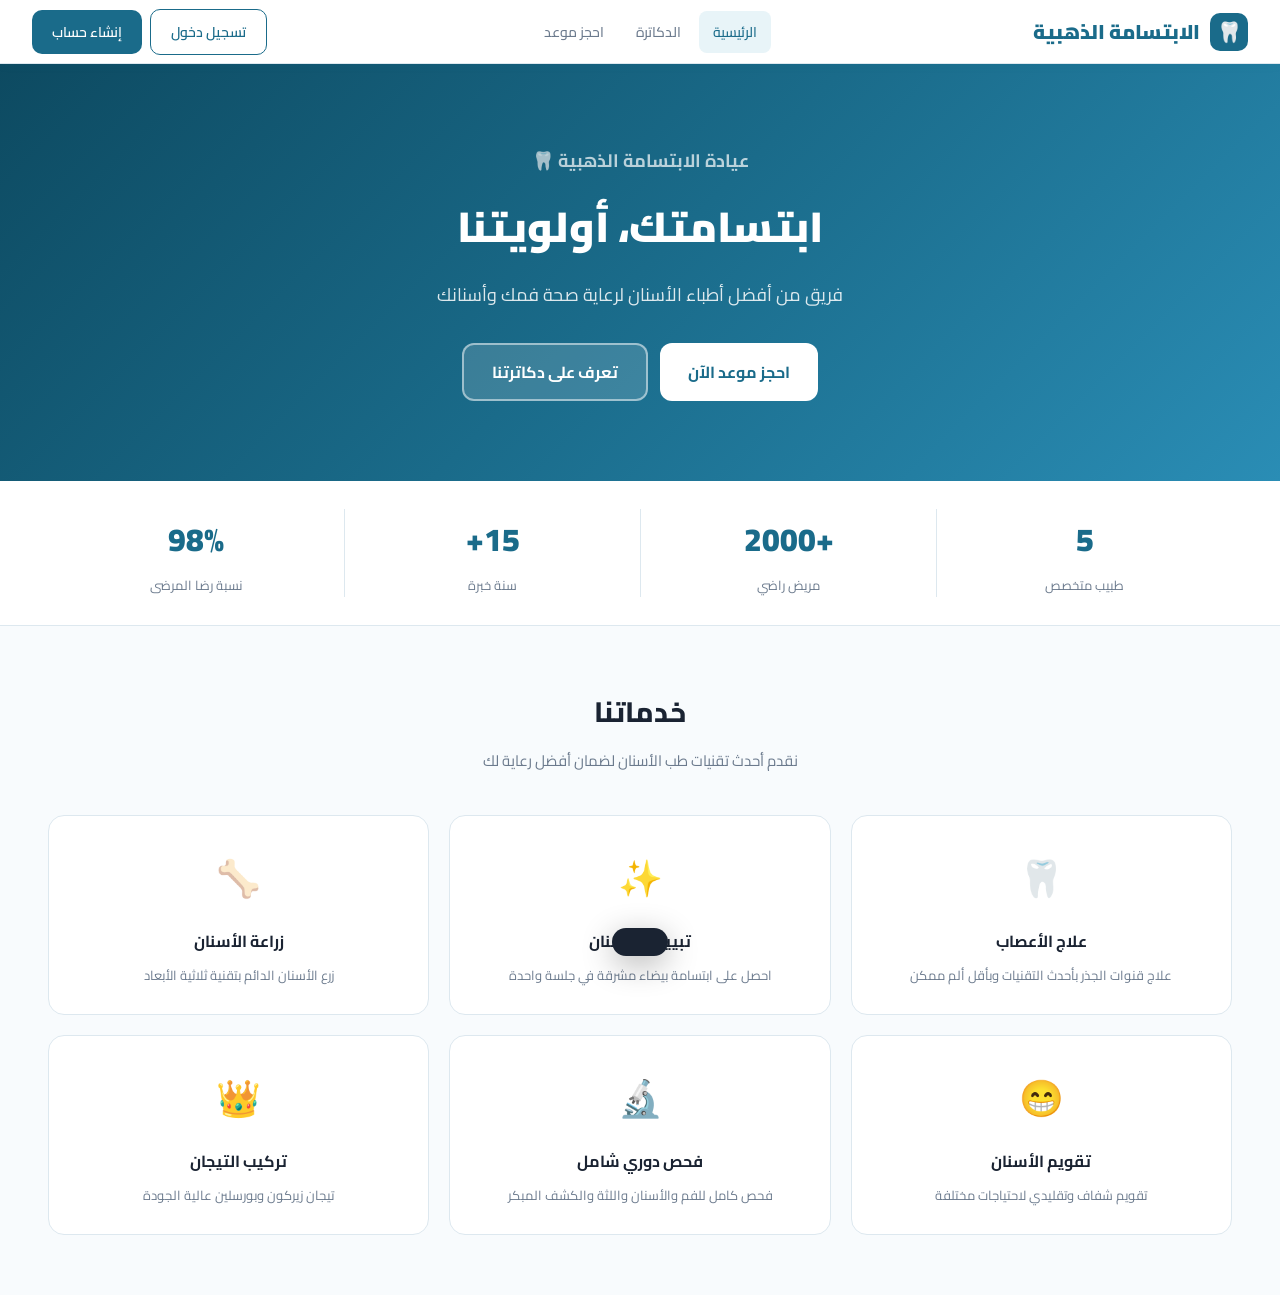
<file: index.html>
<!DOCTYPE html>
<html lang="ar" dir="rtl">
<head>
<meta charset="UTF-8" />
<meta name="viewport" content="width=device-width, initial-scale=1.0" />
<title>عيادة الابتسامة الذهبية - طب الأسنان</title>
<link href="https://fonts.googleapis.com/css2?family=Cairo:wght@400;500;600;700;900&display=swap" rel="stylesheet" />
<link rel="stylesheet" href="style.css">

</head>
<body>

<!-- NAVBAR -->
<nav>
  <div class="logo">
    <div class="logo-icon">🦷</div>
    الابتسامة الذهبية
  </div>
  <div class="nav-links">
    <button class="active" onclick="showPage('home',this)">الرئيسية</button>
    <button onclick="showPage('doctors',this)">الدكاترة</button>
    <button onclick="showPage('booking',this)">احجز موعد</button>
    <button onclick="showPage('my-bookings',this)" id="my-bookings-nav" style="display:none">حجوزاتي</button>
  </div>
  <div class="nav-user" id="nav-user-area">
    <button class="btn btn-outline" onclick="openAuth('login')">تسجيل دخول</button>
    <button class="btn btn-primary" onclick="openAuth('register')">إنشاء حساب</button>
  </div>
  <div class="nav-user" id="nav-logged-area" style="display:none">
    <span style="font-size:14px;color:var(--muted)" id="nav-greeting"></span>
    <button class="btn btn-outline" onclick="logout()">خروج</button>
  </div>
</nav>

<!-- HOME PAGE -->
<div class="page active" id="page-home">
  <div class="hero">
    <div style="font-size:18px;font-weight:700;opacity:.7;margin-bottom:10px">عيادة الابتسامة الذهبية 🦷</div>
    <h1>ابتسامتك، أولويتنا</h1>
    <p>فريق من أفضل أطباء الأسنان لرعاية صحة فمك وأسنانك</p>
    <div class="hero-btns">
      <button class="btn-white" onclick="showPage('booking',document.querySelectorAll('.nav-links button')[2])">احجز موعد الآن</button>
      <button class="btn-transparent" onclick="showPage('doctors',document.querySelectorAll('.nav-links button')[1])">تعرف على دكاترتنا</button>
    </div>
  </div>
  <div class="stats-bar">
    <div class="stat"><div class="stat-num">5</div><div class="stat-label">طبيب متخصص</div></div>
    <div class="stat"><div class="stat-num">+2000</div><div class="stat-label">مريض راضي</div></div>
    <div class="stat"><div class="stat-num">15+</div><div class="stat-label">سنة خبرة</div></div>
    <div class="stat"><div class="stat-num">98%</div><div class="stat-label">نسبة رضا المرضى</div></div>
  </div>
  <div class="services-section">
    <div class="section-title">خدماتنا</div>
    <div class="section-sub">نقدم أحدث تقنيات طب الأسنان لضمان أفضل رعاية لك</div>
    <div class="services-grid">
      <div class="service-card"><div class="svc-icon">🦷</div><div class="svc-title">علاج الأعصاب</div><div class="svc-desc">علاج قنوات الجذر بأحدث التقنيات وبأقل ألم ممكن</div></div>
      <div class="service-card"><div class="svc-icon">✨</div><div class="svc-title">تبييض الأسنان</div><div class="svc-desc">احصل على ابتسامة بيضاء مشرقة في جلسة واحدة</div></div>
      <div class="service-card"><div class="svc-icon">🦴</div><div class="svc-title">زراعة الأسنان</div><div class="svc-desc">زرع الأسنان الدائم بتقنية ثلاثية الأبعاد</div></div>
      <div class="service-card"><div class="svc-icon">😁</div><div class="svc-title">تقويم الأسنان</div><div class="svc-desc">تقويم شفاف وتقليدي لاحتياجات مختلفة</div></div>
      <div class="service-card"><div class="svc-icon">🔬</div><div class="svc-title">فحص دوري شامل</div><div class="svc-desc">فحص كامل للفم والأسنان واللثة والكشف المبكر</div></div>
      <div class="service-card"><div class="svc-icon">👑</div><div class="svc-title">تركيب التيجان</div><div class="svc-desc">تيجان زيركون وبورسلين عالية الجودة</div></div>
    </div>
  </div>
</div>

<!-- DOCTORS PAGE -->
<div class="page" id="page-doctors">
  <div class="page-header">
    <h1>أطباؤنا المتخصصون</h1>
    <p>فريق من أفضل الكفاءات في طب الأسنان</p>
  </div>
  <div class="doctors-grid" id="doctors-grid"></div>
</div>

<!-- DOCTOR PROFILE PAGE -->
<div class="page" id="page-doc-profile">
  <div class="profile-hero" id="profile-hero"></div>
  <div class="profile-tabs">
    <button class="tab-btn active" onclick="switchTab('experience',this)">الخبرات والشهادات</button>
    <button class="tab-btn" onclick="switchTab('reviews',this)">التقييمات</button>
    <button class="tab-btn" onclick="switchTab('schedule',this)">مواعيد متاحة</button>
  </div>
  <div class="tab-content active" id="tab-experience"></div>
  <div class="tab-content" id="tab-reviews"></div>
  <div class="tab-content" id="tab-schedule"></div>
</div>

<!-- BOOKING PAGE -->
<div class="page" id="page-booking">
  <div class="page-header">
    <h1>احجز موعدك</h1>
    <p>اختر الدكتور والوقت المناسب لك</p>
  </div>
  <div class="booking-layout">
    <div class="booking-form-section">
      <div class="step-indicator">
        <div class="step active" id="step1"><div class="step-num">1</div><div class="step-text">بيانات الحجز</div></div>
        <div class="step-line" id="line1"></div>
        <div class="step" id="step2"><div class="step-num">2</div><div class="step-text">تأكيد الحجز</div></div>
      </div>
      <div id="booking-step1">
        <div class="form-group">
          <label class="form-label">اختر الطبيب</label>
          <select class="form-select" id="booking-doc-select" onchange="updateBookingPreview()">
            <option value="">-- اختر الطبيب --</option>
          </select>
        </div>
        <div class="form-group">
          <label class="form-label">نوع الخدمة</label>
          <select class="form-select" id="booking-service">
            <option value="">-- اختر الخدمة --</option>
            <option>فحص وتنظيف أسنان</option>
            <option>علاج عصب</option>
            <option>تبييض الأسنان</option>
            <option>زراعة أسنان</option>
            <option>تقويم أسنان</option>
            <option>حشوات وترميمات</option>
            <option>تركيب تيجان</option>
            <option>خلع أسنان</option>
            <option>استشارة طبية</option>
          </select>
        </div>
        <div class="form-row">
          <div class="form-group">
            <label class="form-label">التاريخ</label>
            <input type="date" class="form-input" id="booking-date" onchange="updateTimeSlots()" />
          </div>
          <div class="form-group">
            <label class="form-label">الوقت المتاح</label>
            <div class="time-slots" id="time-slots-container">
              <div style="color:var(--muted);font-size:13px;grid-column:1/-1">اختر تاريخاً أولاً</div>
            </div>
          </div>
        </div>
        <button class="btn btn-primary" style="width:100%;padding:13px;font-size:16px;border-radius:12px" onclick="proceedBooking()">متابعة الحجز ←</button>
      </div>
      <div id="booking-step2" style="display:none">
        <div style="background:var(--bg);border-radius:14px;padding:24px;margin-bottom:24px" id="booking-summary"></div>
        <div class="form-group">
          <label class="form-label">ملاحظات للطبيب (اختياري)</label>
          <textarea class="form-input" id="booking-notes" rows="3" placeholder="صف الأعراض أو أي ملاحظات مهمة..."></textarea>
        </div>
        <div style="display:flex;gap:12px">
          <button class="btn btn-outline" style="flex:1;padding:12px" onclick="backToStep1()">← رجوع</button>
          <button class="btn btn-primary" style="flex:2;padding:12px;font-size:15px" onclick="confirmBooking()">✓ تأكيد الحجز</button>
        </div>
      </div>
    </div>
    <div class="booking-sidebar">
      <div class="sidebar-card" id="selected-doc-card" style="display:none">
        <div style="font-size:12px;color:var(--muted);font-weight:700;margin-bottom:12px">الطبيب المختار</div>
        <div style="display:flex;align-items:center;gap:12px" id="sidebar-doc-info"></div>
      </div>
      <div class="sidebar-card">
        <div style="font-size:13px;font-weight:700;margin-bottom:12px">ساعات العمل</div>
        <div style="font-size:13px;color:var(--muted);line-height:2.2">
          <div>الأحد - الخميس: <strong style="color:var(--text)">٩ص - ٩م</strong></div>
          <div>الجمعة: <strong style="color:var(--text)">٢م - ٩م</strong></div>
          <div>السبت: <strong style="color:var(--text)">٩ص - ٥م</strong></div>
        </div>
      </div>
      <div class="sidebar-card" style="background:var(--accent);border-color:var(--primary-light)">
        <div style="font-size:13px;font-weight:700;color:var(--primary);margin-bottom:8px">📞 للتواصل المباشر</div>
        <div style="font-size:14px;font-weight:700">01234567890</div>
        <div style="font-size:12px;color:var(--muted);margin-top:4px">يومياً من ٩ص حتى ٩م</div>
      </div>
    </div>
  </div>
</div>

<!-- MY BOOKINGS PAGE -->
<div class="page" id="page-my-bookings">
  <div class="page-header"><h1>حجوزاتي</h1><p>عرض وإدارة جميع مواعيدك</p></div>
  <div class="bookings-list" id="bookings-list"></div>
</div>

<!-- AUTH MODAL -->
<div class="modal-overlay" id="auth-modal">
  <div class="modal">
    <div style="text-align:center;font-size:32px;margin-bottom:12px">🦷</div>
    <h2>مرحباً بك</h2>
    <div class="modal-sub">سجل دخولك لإتمام الحجز ومتابعة مواعيدك</div>
    <div class="auth-tabs">
      <button class="auth-tab active" id="login-tab" onclick="switchAuth('login')">تسجيل الدخول</button>
      <button class="auth-tab" id="register-tab" onclick="switchAuth('register')">حساب جديد</button>
    </div>
    <button class="google-btn" onclick="loginWithGoogle()">
      <svg width="18" height="18" viewBox="0 0 24 24"><path fill="#4285F4" d="M22.56 12.25c0-.78-.07-1.53-.2-2.25H12v4.26h5.92c-.26 1.37-1.04 2.53-2.21 3.31v2.77h3.57c2.08-1.92 3.28-4.74 3.28-8.09z"/><path fill="#34A853" d="M12 23c2.97 0 5.46-.98 7.28-2.66l-3.57-2.77c-.98.66-2.23 1.06-3.71 1.06-2.86 0-5.29-1.93-6.16-4.53H2.18v2.84C3.99 20.53 7.7 23 12 23z"/><path fill="#FBBC05" d="M5.84 14.09c-.22-.66-.35-1.36-.35-2.09s.13-1.43.35-2.09V7.07H2.18C1.43 8.55 1 10.22 1 12s.43 3.45 1.18 4.93l2.85-2.22.81-.62z"/><path fill="#EA4335" d="M12 5.38c1.62 0 3.06.56 4.21 1.64l3.15-3.15C17.45 2.09 14.97 1 12 1 7.7 1 3.99 3.47 2.18 7.07l3.66 2.84c.87-2.6 3.3-4.53 6.16-4.53z"/></svg>
      متابعة بـ Google
    </button>
    <div class="divider">أو بالبريد الإلكتروني</div>
    <div id="login-form">
      <div class="form-group"><label class="form-label">البريد الإلكتروني</label><input type="email" class="form-input" id="login-email" placeholder="example@gmail.com" /></div>
      <div class="form-group"><label class="form-label">رقم الهاتف</label><input type="tel" class="form-input" id="login-phone" placeholder="01xxxxxxxxx" /></div>
      <button class="btn btn-primary" style="width:100%;padding:13px;font-size:15px;border-radius:12px" onclick="doLogin()">تسجيل الدخول</button>
    </div>
    <div id="register-form" style="display:none">
      <div class="form-group"><label class="form-label">الاسم الكامل</label><input type="text" class="form-input" id="reg-name" placeholder="اسمك الكامل" /></div>
      <div class="form-group"><label class="form-label">البريد الإلكتروني</label><input type="email" class="form-input" id="reg-email" placeholder="example@gmail.com" /></div>
      <div class="form-group"><label class="form-label">رقم الهاتف</label><input type="tel" class="form-input" id="reg-phone" placeholder="01xxxxxxxxx" /></div>
      <button class="btn btn-primary" style="width:100%;padding:13px;font-size:15px;border-radius:12px" onclick="doRegister()">إنشاء الحساب</button>
    </div>
    <button onclick="closeModal()" style="width:100%;margin-top:12px;padding:10px;background:none;border:none;color:var(--muted);font-family:Cairo,sans-serif;font-size:14px;cursor:pointer">إلغاء</button>
  </div>
</div>

<div class="toast" id="toast"></div>
 <script src="script.js"></script>
</body>
</html>
</file>
<file: style.css>
* { margin: 0;
     padding: 0;
      box-sizing: border-box;
     }
  :root {
    --primary: #1a6b8a; --primary-light: #2a8db5; --primary-dark: #0d4a61;
    --accent: #e8f4f8; --text: #1a2332; --muted: #6b7a8d;
    --bg: #f8fbfd; --white: #ffffff; --border: #dde8ef;
    --success: #1a8a5a; --danger: #c0392b;
    --shadow: 0 4px 24px rgba(26,107,138,0.10);
  }
  body { font-family: 'Cairo', sans-serif; direction: rtl; background: var(--bg); color: var(--text); }

  /* NAV */
  nav { background: var(--white); border-bottom: 1px solid var(--border); padding: 0 2rem; display:flex; align-items:center; justify-content:space-between; height:64px; position:sticky; top:0; z-index:100; box-shadow: 0 2px 8px rgba(26,107,138,0.07); }
  .logo { display:flex; align-items:center; gap:10px; font-weight:900; font-size:20px; color:var(--primary); }
  .logo-icon { width:38px; height:38px; background:var(--primary); border-radius:10px; display:flex; align-items:center; justify-content:center; color:white; font-size:20px; }
  .nav-links { display:flex; gap:4px; }
  .nav-links button { background:none; border:none; padding:8px 14px; border-radius:8px; font-family:'Cairo',sans-serif; font-size:14px; font-weight:500; color:var(--muted); cursor:pointer; transition:all .2s; }
  .nav-links button:hover, .nav-links button.active { background:var(--accent); color:var(--primary); }
  .nav-user { display:flex; align-items:center; gap:8px; }
  .btn { padding:9px 20px; border-radius:10px; font-family:'Cairo',sans-serif; font-size:14px; font-weight:600; cursor:pointer; transition:all .2s; border:none; }
  .btn-primary { background:var(--primary); color:white; }
  .btn-primary:hover { background:var(--primary-dark); transform:translateY(-1px); }
  .btn-outline { background:none; border:1.5px solid var(--primary); color:var(--primary); }
  .btn-outline:hover { background:var(--accent); }

  /* PAGES */
  .page { display:none; min-height: calc(100vh - 64px); }
  .page.active { display:block; }

  /* HOME */
  .hero { background: linear-gradient(135deg, #0d4a61 0%, #1a6b8a 50%, #2a8db5 100%); color:white; padding:80px 2rem; text-align:center; }
  .hero h1 { font-size:42px; font-weight:900; margin-bottom:12px; }
  .hero p { font-size:18px; opacity:.85; margin-bottom:32px; }
  .hero-btns { display:flex; gap:12px; justify-content:center; flex-wrap:wrap; }
  .btn-white { background:white; color:var(--primary); padding:12px 28px; border-radius:12px; font-family:'Cairo',sans-serif; font-size:16px; font-weight:700; cursor:pointer; border:none; transition:all .2s; }
  .btn-white:hover { transform:translateY(-2px); box-shadow:0 8px 24px rgba(0,0,0,.2); }
  .btn-transparent { background:rgba(255,255,255,.15); color:white; padding:12px 28px; border-radius:12px; font-family:'Cairo',sans-serif; font-size:16px; font-weight:700; cursor:pointer; border:2px solid rgba(255,255,255,.5); transition:all .2s; }
  .btn-transparent:hover { background:rgba(255,255,255,.25); }
  .stats-bar { display:grid; grid-template-columns:repeat(4,1fr); background:white; padding:28px 3rem; border-bottom:1px solid var(--border); }
  .stat { text-align:center; padding:0 16px; border-left:1px solid var(--border); }
  .stat:last-child { border-left:none; }
  .stat-num { font-size:32px; font-weight:900; color:var(--primary); }
  .stat-label { font-size:13px; color:var(--muted); margin-top:4px; }
  .services-section { padding:60px 3rem; }
  .section-title { text-align:center; font-size:28px; font-weight:800; margin-bottom:8px; }
  .section-sub { text-align:center; color:var(--muted); margin-bottom:40px; font-size:15px; }
  .services-grid { display:grid; grid-template-columns:repeat(3,1fr); gap:20px; }
  .service-card { background:white; border:1px solid var(--border); border-radius:16px; padding:28px 24px; text-align:center; transition:all .25s; }
  .service-card:hover { border-color:var(--primary-light); box-shadow:var(--shadow); transform:translateY(-3px); }
  .svc-icon { font-size:36px; margin-bottom:14px; }
  .svc-title { font-size:16px; font-weight:700; margin-bottom:8px; }
  .svc-desc { font-size:13px; color:var(--muted); line-height:1.7; }

  /* DOCTORS */
  .page-header { background:var(--primary); color:white; padding:48px 3rem; }
  .page-header h1 { font-size:32px; font-weight:900; }
  .page-header p { opacity:.8; margin-top:8px; }
  .doctors-grid { display:grid; grid-template-columns:repeat(auto-fill,minmax(280px,1fr)); gap:24px; padding:40px 3rem; }
  .doctor-card { background:white; border:1px solid var(--border); border-radius:20px; overflow:hidden; transition:all .25s; cursor:pointer; }
  .doctor-card:hover { box-shadow:var(--shadow); transform:translateY(-4px); border-color:var(--primary-light); }
  .doc-banner { height:120px; display:flex; align-items:center; justify-content:center; font-size:64px; }
  .doc-info { padding:20px; }
  .doc-name { font-size:17px; font-weight:800; margin-bottom:4px; }
  .doc-spec { font-size:13px; color:var(--primary); font-weight:600; margin-bottom:10px; }
  .doc-meta { display:flex; gap:12px; font-size:12px; color:var(--muted); margin-bottom:14px; flex-wrap:wrap; align-items:center; }
  .stars { color:#f59e0b; font-size:15px; letter-spacing:1px; }
  .doc-tags { display:flex; gap:6px; flex-wrap:wrap; margin-bottom:14px; }
  .tag { background:var(--accent); color:var(--primary); font-size:11px; padding:3px 10px; border-radius:20px; font-weight:600; }
  .doc-actions { display:flex; gap:8px; }

  /* DOCTOR PROFILE */
  .profile-hero { background:var(--white); border-bottom:1px solid var(--border); padding:40px 3rem; display:flex; gap:32px; align-items:flex-start; flex-wrap:wrap; }
  .profile-avatar { font-size:80px; border-radius:20px; width:140px; height:140px; display:flex; align-items:center; justify-content:center; flex-shrink:0; }
  .profile-info h1 { font-size:28px; font-weight:900; margin-bottom:6px; }
  .profile-spec { color:var(--primary); font-weight:700; font-size:16px; margin-bottom:12px; }
  .profile-rating { display:flex; align-items:center; gap:10px; margin-bottom:16px; }
  .big-stars { color:#f59e0b; font-size:22px; letter-spacing:2px; }
  .profile-tabs { display:flex; gap:4px; padding:0 3rem; background:white; border-bottom:2px solid var(--border); flex-wrap:wrap; }
  .tab-btn { padding:14px 20px; background:none; border:none; font-family:'Cairo',sans-serif; font-size:14px; font-weight:600; color:var(--muted); cursor:pointer; border-bottom:3px solid transparent; margin-bottom:-2px; transition:all .2s; }
  .tab-btn.active { color:var(--primary); border-bottom-color:var(--primary); }
  .tab-content { display:none; padding:32px 3rem; }
  .tab-content.active { display:block; }
  .exp-item { background:white; border:1px solid var(--border); border-radius:12px; padding:18px 20px; margin-bottom:14px; border-right:4px solid var(--primary); }
  .exp-title { font-weight:700; font-size:15px; }
  .exp-place { color:var(--muted); font-size:13px; margin-top:4px; }
  .exp-year { color:var(--primary); font-size:13px; font-weight:600; margin-top:6px; }
  .reviews-grid { display:grid; grid-template-columns:1fr 1fr; gap:16px; }
  .review-card { background:white; border:1px solid var(--border); border-radius:14px; padding:20px; }
  .reviewer { display:flex; align-items:center; gap:10px; margin-bottom:12px; }
  .rev-avatar { width:40px; height:40px; border-radius:50%; background:var(--primary); color:white; display:flex; align-items:center; justify-content:center; font-weight:700; font-size:14px; flex-shrink:0; }
  .rev-name { font-weight:700; font-size:14px; }
  .rev-date { font-size:12px; color:var(--muted); }
  .rev-text { font-size:13px; line-height:1.7; }

  /* BOOKING */
  .booking-layout { display:grid; grid-template-columns:1fr 380px; gap:24px; padding:32px 3rem; }
  .booking-form-section { background:white; border:1px solid var(--border); border-radius:20px; padding:32px; }
  .booking-sidebar { display:flex; flex-direction:column; gap:16px; }
  .sidebar-card { background:white; border:1px solid var(--border); border-radius:16px; padding:20px; }
  .form-group { margin-bottom:20px; }
  .form-label { display:block; font-size:14px; font-weight:700; margin-bottom:8px; }
  .form-input, .form-select { width:100%; padding:11px 14px; border:1.5px solid var(--border); border-radius:10px; font-family:'Cairo',sans-serif; font-size:14px; background:var(--bg); color:var(--text); transition:border .2s; outline:none; }
  .form-input:focus, .form-select:focus { border-color:var(--primary); background:white; }
  textarea.form-input { resize:vertical; }
  .form-row { display:grid; grid-template-columns:1fr 1fr; gap:16px; }
  .time-slots { display:grid; grid-template-columns:repeat(4,1fr); gap:8px; margin-top:8px; }
  .time-slot { padding:9px 6px; border:1.5px solid var(--border); border-radius:8px; text-align:center; font-size:13px; font-weight:600; cursor:pointer; transition:all .2s; background:white; color:var(--text); font-family:'Cairo',sans-serif; }
  .time-slot:hover:not(.unavailable) { border-color:var(--primary); color:var(--primary); background:var(--accent); }
  .time-slot.selected { background:var(--primary); color:white; border-color:var(--primary); }
  .time-slot.unavailable { background:#f5f5f5; color:#bbb; cursor:not-allowed; border-color:#eee; }
  .step-indicator { display:flex; align-items:center; gap:0; margin-bottom:28px; }
  .step { display:flex; align-items:center; gap:8px; }
  .step-num { width:32px; height:32px; border-radius:50%; display:flex; align-items:center; justify-content:center; font-weight:700; font-size:14px; border:2px solid var(--border); background:white; color:var(--muted); transition:all .3s; flex-shrink:0; }
  .step.active .step-num, .step.done .step-num { background:var(--primary); color:white; border-color:var(--primary); }
  .step-text { font-size:13px; font-weight:600; color:var(--muted); }
  .step.active .step-text { color:var(--primary); }
  .step-line { flex:1; height:2px; background:var(--border); margin:0 8px; transition:all .3s; }
  .step-line.done { background:var(--primary); }

  /* MY BOOKINGS */
  .bookings-list { padding:32px 3rem; }
  .booking-item { background:white; border:1px solid var(--border); border-radius:16px; padding:22px 24px; margin-bottom:16px; display:flex; align-items:center; gap:20px; flex-wrap:wrap; }
  .booking-doc-avatar { font-size:36px; background:var(--accent); border-radius:12px; width:64px; height:64px; display:flex; align-items:center; justify-content:center; flex-shrink:0; }
  .booking-info { flex:1; min-width:200px; }
  .booking-doc-name { font-size:16px; font-weight:800; }
  .booking-spec-text { color:var(--primary); font-size:13px; font-weight:600; margin-bottom:6px; }
  .booking-datetime { display:flex; gap:16px; font-size:13px; color:var(--muted); flex-wrap:wrap; }
  .badge { padding:5px 14px; border-radius:20px; font-size:12px; font-weight:700; }
  .badge-upcoming { background:#e8f5e9; color:#1a8a5a; }
  .empty-state { text-align:center; padding:80px 20px; color:var(--muted); }
  .empty-icon { font-size:56px; margin-bottom:16px; }
  .empty-title { font-size:20px; font-weight:700; margin-bottom:8px; color:var(--text); }

  /* AUTH MODAL */
  .modal-overlay { display:none; position:fixed; inset:0; background:rgba(0,0,0,.5); z-index:200; align-items:center; justify-content:center; }
  .modal-overlay.show { display:flex; }
  .modal { background:white; border-radius:20px; padding:36px; width:420px; max-width:90vw; }
  .modal h2 { font-size:22px; font-weight:900; margin-bottom:6px; text-align:center; }
  .modal-sub { text-align:center; color:var(--muted); font-size:14px; margin-bottom:28px; }
  .auth-tabs { display:flex; background:var(--bg); border-radius:10px; padding:4px; margin-bottom:24px; }
  .auth-tab { flex:1; padding:9px; border:none; background:none; font-family:'Cairo',sans-serif; font-size:14px; font-weight:600; cursor:pointer; border-radius:8px; color:var(--muted); transition:all .2s; }
  .auth-tab.active { background:white; color:var(--primary); box-shadow:0 2px 8px rgba(0,0,0,.08); }
  .google-btn { display:flex; align-items:center; justify-content:center; gap:10px; width:100%; padding:12px; border:1.5px solid var(--border); border-radius:10px; background:white; font-family:'Cairo',sans-serif; font-size:14px; font-weight:600; cursor:pointer; margin-bottom:18px; transition:all .2s; }
  .google-btn:hover { background:var(--bg); border-color:var(--primary); }
  .divider { text-align:center; color:var(--muted); font-size:13px; margin-bottom:18px; position:relative; }
  .divider::before, .divider::after { content:''; position:absolute; top:50%; width:42%; height:1px; background:var(--border); }
  .divider::before { right:0; } .divider::after { left:0; }

  .toast { position:fixed; bottom:24px; left:50%; transform:translateX(-50%) translateY(80px); background:#1a2332; color:white; padding:14px 28px; border-radius:14px; font-size:14px; font-weight:600; z-index:999; transition:transform .4s; box-shadow:0 8px 32px rgba(0,0,0,.3); pointer-events:none; }
  .toast.show { transform:translateX(-50%) translateY(0); }

  @media (max-width: 768px) {
    .stats-bar { grid-template-columns:repeat(2,1fr); }
    .services-grid { grid-template-columns:1fr; }
    .booking-layout { grid-template-columns:1fr; }
    .reviews-grid { grid-template-columns:1fr; }
    .form-row { grid-template-columns:1fr; }
    .doctors-grid { padding:20px 1rem; }
    .services-section, .bookings-list { padding:30px 1rem; }
    .profile-hero { padding:24px 1rem; }
    .profile-tabs { padding:0 1rem; }
    .tab-content { padding:20px 1rem; }
    .booking-layout { padding:20px 1rem; }
    nav { padding:0 1rem; }
    .page-header { padding:30px 1.5rem; }
    .hero h1 { font-size:28px; }
  }
</file>
